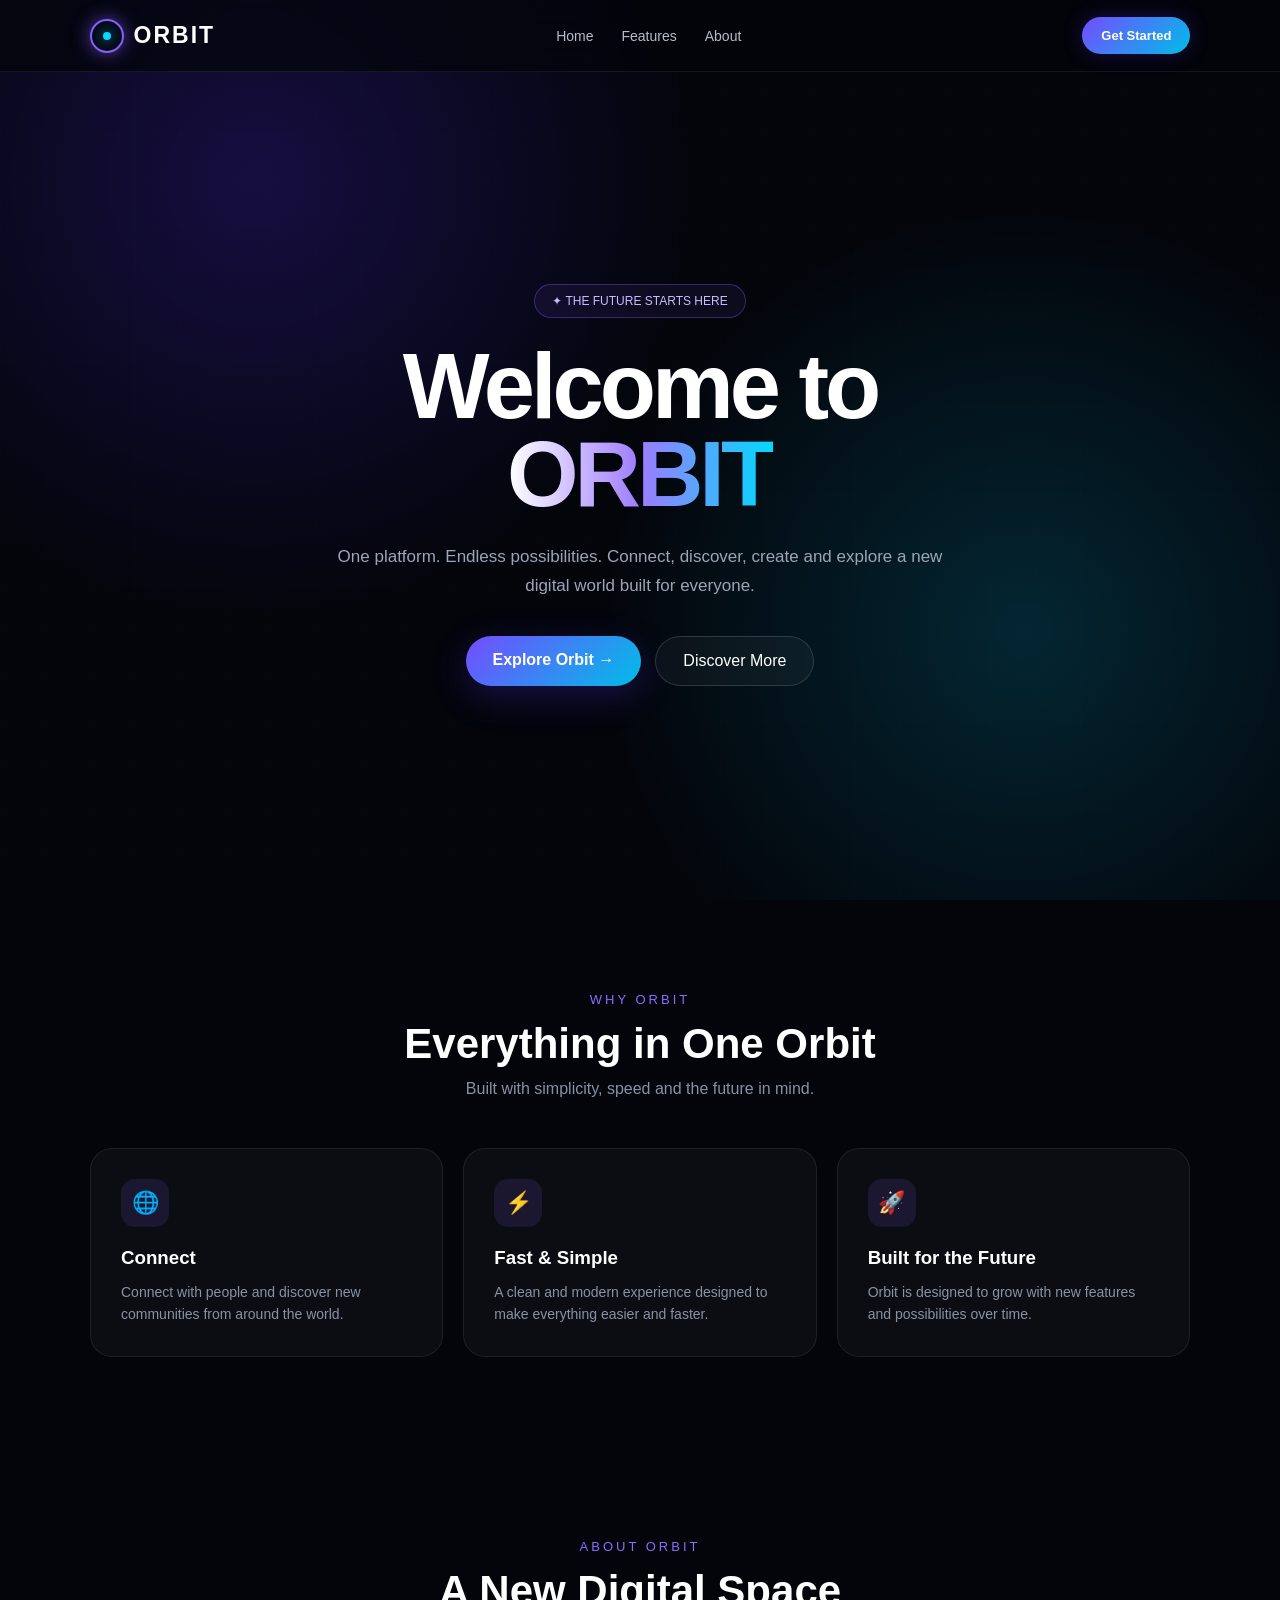
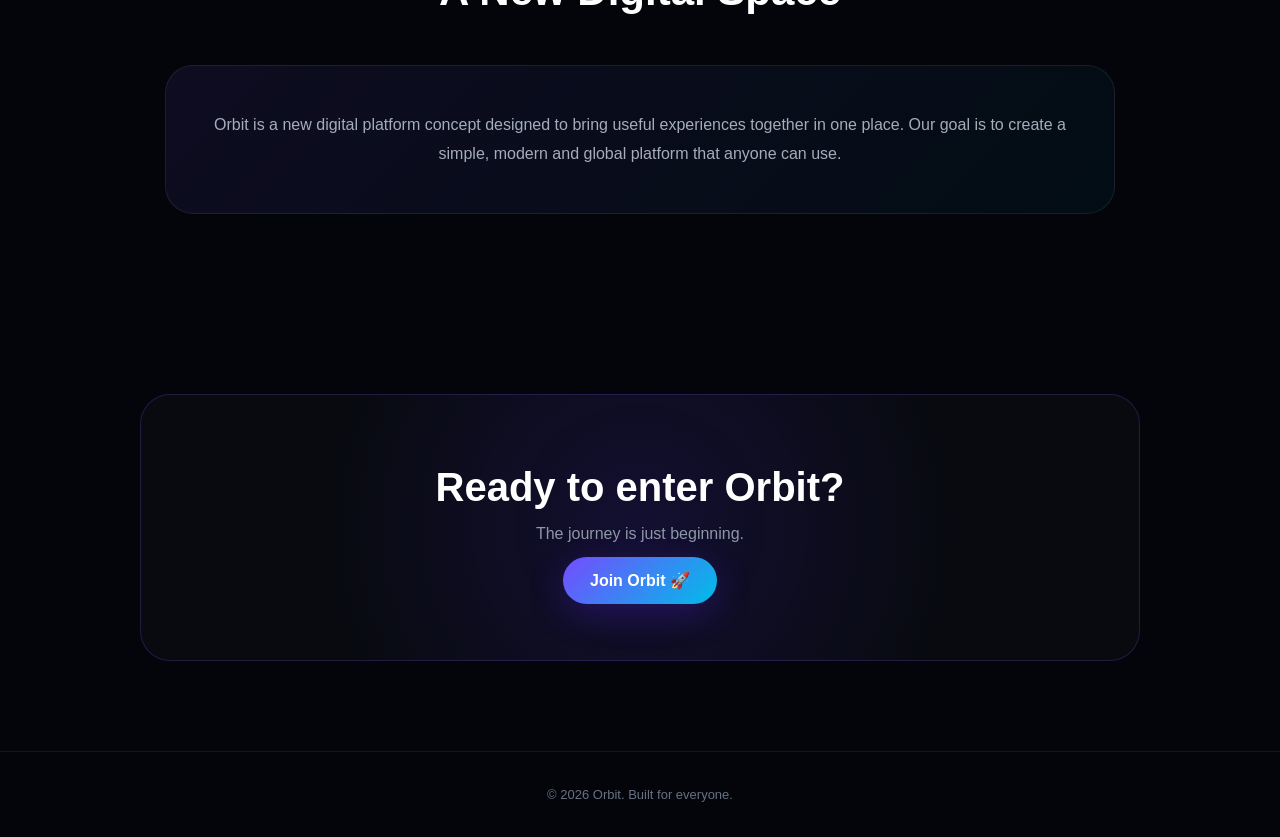
<file: docs/index.html>
<!DOCTYPE html>
<html lang="en">
<head>
<meta charset="UTF-8">
<meta name="viewport" content="width=device-width, initial-scale=1.0">
<title>Orbit — Connect Beyond Limits</title>

<style>
*{
  margin:0;
  padding:0;
  box-sizing:border-box;
}

html{
  scroll-behavior:smooth;
}

body{
  font-family:Arial,Helvetica,sans-serif;
  background:#03050b;
  color:#fff;
  overflow-x:hidden;
}

/* Background */
body::before{
  content:"";
  position:fixed;
  inset:0;
  z-index:-3;
  background:
    radial-gradient(circle at 20% 20%,rgba(91,45,255,.22),transparent 35%),
    radial-gradient(circle at 80% 70%,rgba(0,210,255,.16),transparent 35%),
    #03050b;
}

body::after{
  content:"";
  position:fixed;
  inset:0;
  z-index:-2;
  opacity:.18;
  background-image:
    linear-gradient(rgba(255,255,255,.05) 1px,transparent 1px),
    linear-gradient(90deg,rgba(255,255,255,.05) 1px,transparent 1px);
  background-size:45px 45px;
}

/* Loading */
#loader{
  position:fixed;
  inset:0;
  z-index:9999;
  background:#03050b;
  display:flex;
  align-items:center;
  justify-content:center;
  flex-direction:column;
  transition:opacity .7s,visibility .7s;
}

#loader.hide{
  opacity:0;
  visibility:hidden;
}

.orbit-loader{
  width:80px;
  height:80px;
  border:3px solid rgba(255,255,255,.1);
  border-top-color:#8b5cff;
  border-right-color:#00d9ff;
  border-radius:50%;
  animation:spin 1s linear infinite;
  box-shadow:0 0 35px rgba(91,45,255,.5);
}

.loader-logo{
  position:absolute;
  font-size:23px;
  font-weight:900;
  letter-spacing:4px;
}

.loader-text{
  margin-top:28px;
  color:#9ca3af;
  font-size:13px;
  letter-spacing:2px;
}

@keyframes spin{
  to{transform:rotate(360deg)}
}

/* Navigation */
nav{
  position:fixed;
  top:0;
  left:0;
  right:0;
  z-index:100;
  height:72px;
  display:flex;
  align-items:center;
  justify-content:space-between;
  padding:0 7%;
  background:rgba(3,5,11,.7);
  backdrop-filter:blur(18px);
  border-bottom:1px solid rgba(255,255,255,.07);
}

.logo{
  display:flex;
  align-items:center;
  gap:10px;
  font-size:23px;
  font-weight:900;
  letter-spacing:2px;
}

.logo-icon{
  width:34px;
  height:34px;
  border:2px solid #8b5cff;
  border-radius:50%;
  position:relative;
  box-shadow:0 0 18px rgba(139,92,255,.6);
}

.logo-icon::after{
  content:"";
  position:absolute;
  width:8px;
  height:8px;
  background:#00d9ff;
  border-radius:50%;
  top:11px;
  left:11px;
  box-shadow:0 0 15px #00d9ff;
}

.nav-links{
  display:flex;
  gap:28px;
}

.nav-links a{
  color:#b7bdc9;
  text-decoration:none;
  font-size:14px;
  transition:.3s;
}

.nav-links a:hover{
  color:#fff;
}

.nav-btn{
  text-decoration:none;
  color:white;
  padding:11px 19px;
  border-radius:25px;
  background:linear-gradient(135deg,#754cff,#00bde8);
  font-size:13px;
  font-weight:bold;
  box-shadow:0 0 20px rgba(91,45,255,.25);
}

/* Hero */
.hero{
  min-height:100vh;
  padding:150px 7% 80px;
  display:flex;
  align-items:center;
  justify-content:center;
  text-align:center;
}

.hero-content{
  max-width:850px;
}

.badge{
  display:inline-block;
  padding:9px 17px;
  border:1px solid rgba(139,92,255,.35);
  border-radius:30px;
  color:#c8bcff;
  background:rgba(139,92,255,.08);
  font-size:12px;
  margin-bottom:25px;
}

.hero h1{
  font-size:clamp(48px,9vw,92px);
  line-height:.95;
  letter-spacing:-4px;
  margin-bottom:25px;
}

.gradient{
  background:linear-gradient(90deg,#fff,#9d7cff,#00d9ff);
  -webkit-background-clip:text;
  color:transparent;
}

.hero p{
  max-width:650px;
  margin:auto;
  color:#9da5b5;
  font-size:17px;
  line-height:1.7;
}

.hero-buttons{
  margin-top:35px;
  display:flex;
  justify-content:center;
  gap:14px;
  flex-wrap:wrap;
}

.primary{
  padding:15px 27px;
  border-radius:30px;
  color:#fff;
  text-decoration:none;
  font-weight:bold;
  background:linear-gradient(135deg,#754cff,#00bde8);
  box-shadow:0 10px 35px rgba(91,45,255,.25);
}

.secondary{
  padding:15px 27px;
  border-radius:30px;
  color:#fff;
  text-decoration:none;
  border:1px solid rgba(255,255,255,.14);
  background:rgba(255,255,255,.04);
}

/* Sections */
section{
  padding:90px 7%;
}

.section-title{
  text-align:center;
  margin-bottom:50px;
}

.section-title span{
  color:#8e6bff;
  font-size:13px;
  text-transform:uppercase;
  letter-spacing:3px;
}

.section-title h2{
  font-size:42px;
  margin-top:12px;
}

.section-title p{
  color:#8992a3;
  margin-top:12px;
}

/* Cards */
.features{
  display:grid;
  grid-template-columns:repeat(3,1fr);
  gap:20px;
  max-width:1100px;
  margin:auto;
}

.card{
  padding:30px;
  border:1px solid rgba(255,255,255,.08);
  border-radius:22px;
  background:rgba(255,255,255,.035);
  transition:.35s;
}

.card:hover{
  transform:translateY(-7px);
  border-color:rgba(139,92,255,.4);
  box-shadow:0 15px 45px rgba(0,0,0,.3);
}

.card-icon{
  width:48px;
  height:48px;
  display:flex;
  align-items:center;
  justify-content:center;
  border-radius:14px;
  background:rgba(139,92,255,.12);
  font-size:22px;
  margin-bottom:20px;
}

.card h3{
  margin-bottom:12px;
}

.card p{
  color:#8992a3;
  line-height:1.6;
  font-size:14px;
}

/* About */
.about{
  max-width:950px;
  margin:auto;
  text-align:center;
}

.about-box{
  padding:45px;
  border-radius:28px;
  border:1px solid rgba(255,255,255,.08);
  background:linear-gradient(
    135deg,
    rgba(139,92,255,.09),
    rgba(0,217,255,.04)
  );
}

.about-box p{
  color:#a4adbc;
  line-height:1.8;
  font-size:16px;
}

/* CTA */
.cta{
  max-width:1000px;
  margin:auto;
  text-align:center;
  padding:70px 25px;
  border-radius:30px;
  border:1px solid rgba(139,92,255,.2);
  background:
    radial-gradient(circle at center,rgba(91,45,255,.14),transparent 60%),
    rgba(255,255,255,.025);
}

.cta h2{
  font-size:40px;
  margin-bottom:15px;
}

.cta p{
  color:#8f98a8;
  margin-bottom:28px;
}

/* Footer */
footer{
  padding:35px 7%;
  border-top:1px solid rgba(255,255,255,.07);
  text-align:center;
  color:#687181;
  font-size:13px;
}

/* Mobile */
@media(max-width:750px){

  nav{
    padding:0 5%;
  }

  .nav-links{
    display:none;
  }

  .nav-btn{
    padding:9px 15px;
  }

  .hero{
    padding:130px 6% 70px;
  }

  .hero h1{
    letter-spacing:-2px;
  }

  .hero p{
    font-size:15px;
  }

  section{
    padding:70px 6%;
  }

  .features{
    grid-template-columns:1fr;
  }

  .section-title h2{
    font-size:32px;
  }

  .about-box{
    padding:30px 22px;
  }

  .cta h2{
    font-size:30px;
  }
}
</style>
</head>

<body>

<!-- Loading Screen -->
<div id="loader">
  <div class="orbit-loader"></div>
  <div class="loader-logo">ORBIT</div>
  <div class="loader-text">INITIALIZING ORBIT...</div>
</div>

<!-- Navigation -->
<nav>
  <div class="logo">
    <div class="logo-icon"></div>
    ORBIT
  </div>

  <div class="nav-links">
    <a href="#home">Home</a>
    <a href="#features">Features</a>
    <a href="#about">About</a>
  </div>

  <a class="nav-btn" href="#join">Get Started</a>
</nav>

<!-- Hero -->
<main id="home">
<section class="hero">

  <div class="hero-content">

    <div class="badge">
      ✦ THE FUTURE STARTS HERE
    </div>

    <h1>
      Welcome to<br>
      <span class="gradient">ORBIT</span>
    </h1>

    <p>
      One platform. Endless possibilities.
      Connect, discover, create and explore
      a new digital world built for everyone.
    </p>

    <div class="hero-buttons">
      <a class="primary" href="#join">Explore Orbit →</a>
      <a class="secondary" href="#features">Discover More</a>
    </div>

  </div>

</section>
</main>

<!-- Features -->
<section id="features">

  <div class="section-title">
    <span>Why Orbit</span>
    <h2>Everything in One Orbit</h2>
    <p>Built with simplicity, speed and the future in mind.</p>
  </div>

  <div class="features">

    <div class="card">
      <div class="card-icon">🌐</div>
      <h3>Connect</h3>
      <p>
        Connect with people and discover new
        communities from around the world.
      </p>
    </div>

    <div class="card">
      <div class="card-icon">⚡</div>
      <h3>Fast & Simple</h3>
      <p>
        A clean and modern experience designed
        to make everything easier and faster.
      </p>
    </div>

    <div class="card">
      <div class="card-icon">🚀</div>
      <h3>Built for the Future</h3>
      <p>
        Orbit is designed to grow with new
        features and possibilities over time.
      </p>
    </div>

  </div>

</section>

<!-- About -->
<section id="about">

  <div class="section-title">
    <span>About Orbit</span>
    <h2>A New Digital Space</h2>
  </div>

  <div class="about">

    <div class="about-box">
      <p>
        Orbit is a new digital platform concept designed
        to bring useful experiences together in one place.
        Our goal is to create a simple, modern and global
        platform that anyone can use.
      </p>
    </div>

  </div>

</section>

<!-- CTA -->
<section id="join">

  <div class="cta">

    <h2>Ready to enter Orbit?</h2>

    <p>
      The journey is just beginning.
    </p>

    <a class="primary" href="#">
      Join Orbit 🚀
    </a>

  </div>

</section>

<!-- Footer -->
<footer>
  © 2026 Orbit. Built for everyone.
</footer>

<script>
window.addEventListener("load", function(){
  setTimeout(function(){
    document.getElementById("loader").classList.add("hide");
  }, 1200);
});
</script>

</body>
      </html>
</file>
